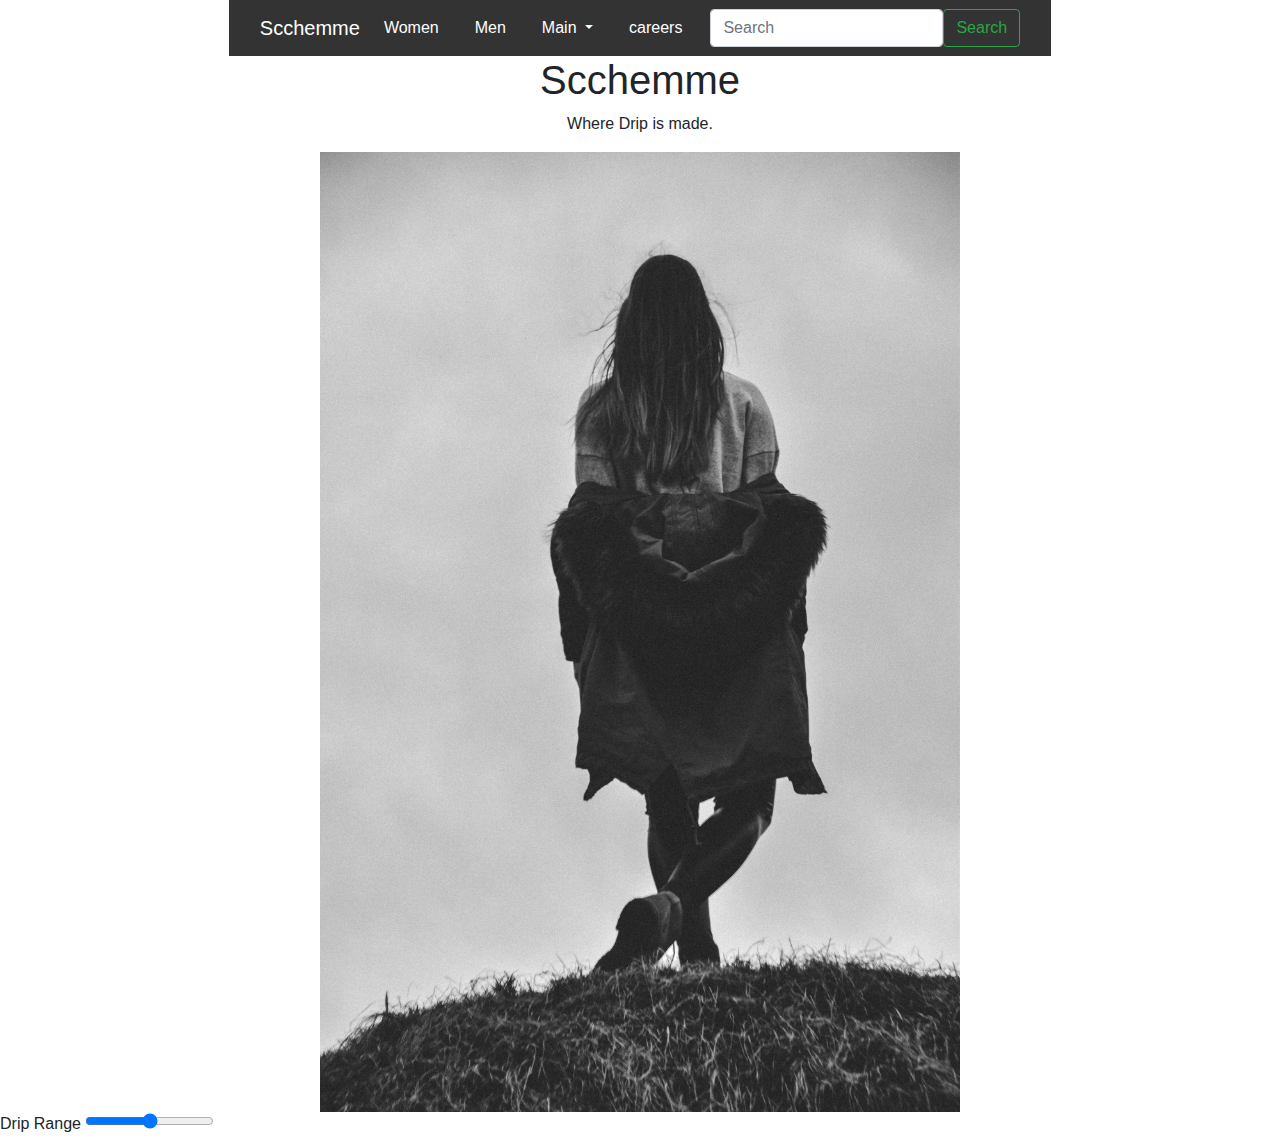
<file: index.html>
<!DOCTYPE html>
<html lang="en">
<head>
  <meta charset="UTF-8">
  <meta name="viewport" content="width=device-width, initial-scale=1.0">
  <link rel="stylesheet" href="./style.css">
  <link rel="stylesheet" href="https://stackpath.bootstrapcdn.com/bootstrap/4.3.1/css/bootstrap.min.css" integrity="sha384-ggOyR0iXCbMQv3Xipma34MD+dH/1fQ784/j6cY/iJTQUOhcWr7x9JvoRxT2MZw1T" crossorigin="anonymous">
  <title>Home Page</title>
</head>
<body>

  <!-- Navigation Bar -->
  <nav class="navbar navbar-expand-lg bg-body-tertiary">
    <div class="container-fluid">
      <a class="navbar-brand" href="#">Scchemme</a>
      <button class="navbar-toggler" type="button" data-bs-toggle="collapse" data-bs-target="#navbarSupportedContent" aria-controls="navbarSupportedContent" aria-expanded="false" aria-label="Toggle navigation">
        <span class="navbar-toggler-icon"></span>
      </button>
      <div class="collapse navbar-collapse" id="navbarSupportedContent">
        <ul class="navbar-nav me-auto mb-2 mb-lg-0">
          <li class="nav-item">
            <a class="nav-link active" aria-current="page" href="#">Women</a>
          </li>
          <li class="nav-item">
            <a class="nav-link" href="#">Men</a>
          </li>
          <li class="nav-item dropdown">
            <a class="nav-link dropdown-toggle" href="#" role="button" data-bs-toggle="dropdown" aria-expanded="false">
              Main
            </a>
            <ul class="dropdown-menu">
              <li><a class="dropdown-item" href="./index.html">Scchemme</a></li>
              <li><a class="dropdown-item" href="./about.html">About</a></li>
              <li><hr class="dropdown-divider"></li>
              <li><a class="dropdown-item" href="./contact.html">Newsletter</a></li>
            </ul>
          </li> 
          <li class="nav-item">
            <a class="nav-link disabled" aria-disabled="true">careers</a>
          </li>
        </ul>
        <form class="d-flex" role="search">
          <input class="form-control me-2" type="search" placeholder="Search" aria-label="Search">
          <button class="btn btn-outline-success" type="submit">Search</button>
        </form>
      </div>
    </div>
  </nav>

  <!-- Content -->
  <div class="main.container">
  <div class="content">
    <h1>Scchemme</h1>
    <p>Where Drip is made.</p>
    <img class=" image1" src="./images/dripphoto.jpg" alt="drip photo">
</div>
<label for="customRange2" class="form-label">Drip Range</label>
    <input type="range" class="form-range" min="0%" max="100%" id="customRange2">
   
   
</div>

  <script src="https://code.jquery.com/jquery-3.3.1.slim.min.js" integrity="sha384-q8i/X+965DzO0rT7abK41JStQIAqVgRVzpbzo5smXKp4YfRvH+8abtTE1Pi6jizo" crossorigin="anonymous"></script>
  <script src="https://cdnjs.cloudflare.com/ajax/libs/popper.js/1.14.7/umd/popper.min.js" integrity="sha384-UO2eT0CpHqdSJQ6hJty5KVphtPhzWj9WO1clHTMGa3JDZwrnQq4sF86dIHNDz0W1" crossorigin="anonymous"></script>
  <script src="https://stackpath.bootstrapcdn.com/bootstrap/4.3.1/js/bootstrap.min.js" integrity="sha384-JZR6Spejh4U02d8jOt6vLEHfe/JQGiRRSQQxSfFWpi1MquVdAyjUar5+76PVCmYl" crossorigin="anonymous"></script>
  <script src="https://cdn.jsdelivr.net/npm/@popperjs/core@2.10.2/dist/umd/popper.min.js"></script>
  <script src="https://cdn.jsdelivr.net/npm/bootstrap@5.3.0/dist/js/bootstrap.min.js"></script>
  

</body>
</html>
</file>
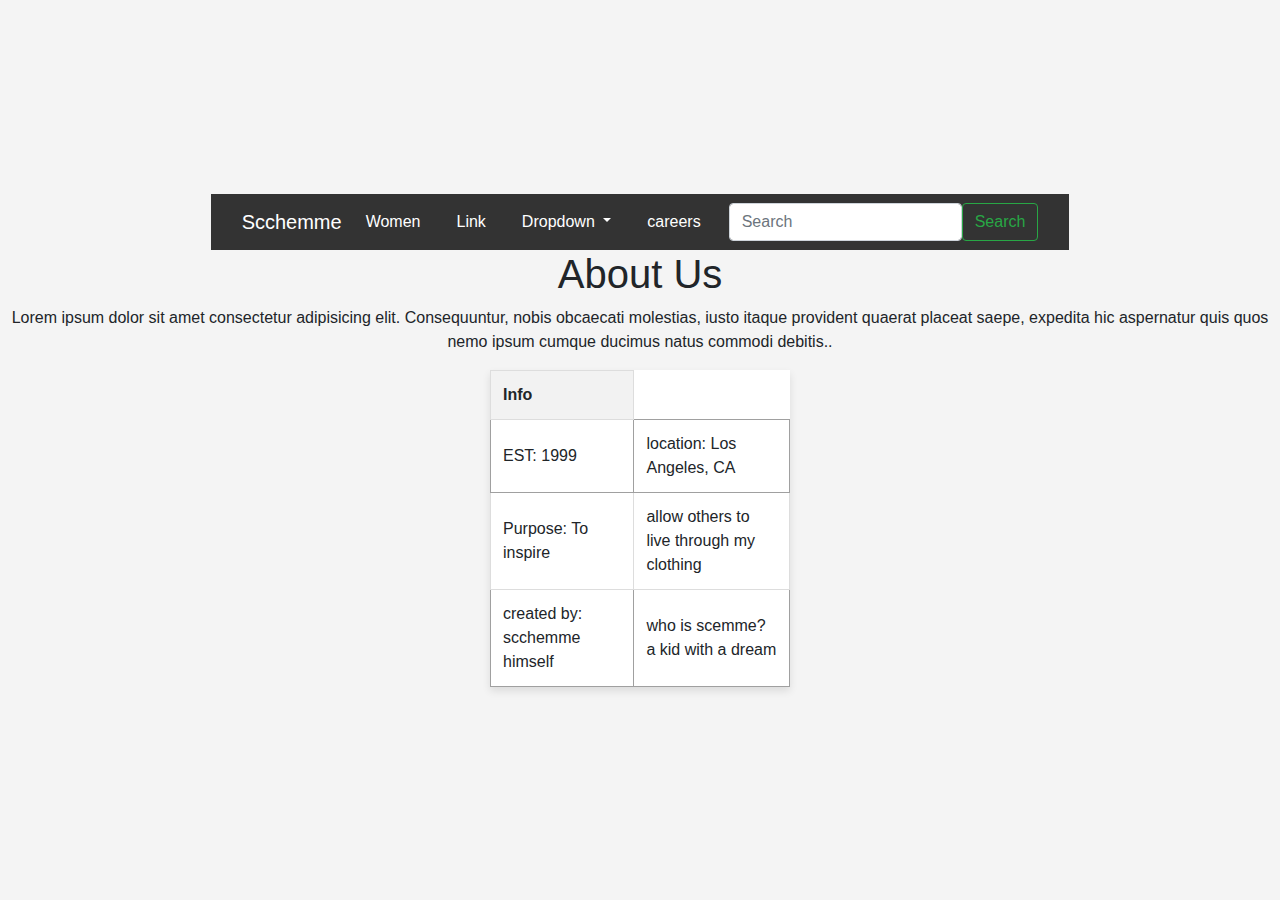
<file: about.html>
<!DOCTYPE html>
<html lang="en">
<head>
  <meta charset="UTF-8">
  <meta name="viewport" content="width=device-width, initial-scale=1.0">
  <link rel="stylesheet" href="./style.css">
  <link rel="stylesheet" href="https://stackpath.bootstrapcdn.com/bootstrap/4.3.1/css/bootstrap.min.css" integrity="sha384-ggOyR0iXCbMQv3Xipma34MD+dH/1fQ784/j6cY/iJTQUOhcWr7x9JvoRxT2MZw1T" crossorigin="anonymous">
  <title>About Page</title> 
  <style>
   /* style did not work in the cssstyle page */
    body {
        font-family: Arial, sans-serif;
        margin: 0;
        padding: 0;
        display: flex;
        align-items: center;
        justify-content: center;
        height: 100vh;
        background-color: #f4f4f4;
    }

    table {
        border-collapse: collapse;
        width: 300px;
        background-color: #fff;
        box-shadow: 0 4px 8px rgba(0, 0, 0, 0.1);
        margin-bottom: 20px;
    }

    th, td {
        padding: 12px;
        text-align: left;
        border: 1px solid #ddd; /* Default border color */
    }

    th {
        background-color: #f2f2f2;
    }

    /* Customize border colors for specific rows or cells */
    tr:nth-child(odd) td {
        border-color: #a0a0a0; /* Customize odd row borders */
    }

    tr:hover td {
        background-color: #e0e0e0; /* Highlight background on hover */
    }

    .custom-border {
        border-color: #ff5733; /* Customize specific cell border color */
    }
</style> 
</head>
<body> 
        <!--- navigation bar-->
        <nav class="navbar navbar-expand-lg bg-body-tertiary">
            <div class="container-fluid">
              <a class="navbar-brand" href="#">Scchemme</a>
              <button class="navbar-toggler" type="button" data-bs-toggle="collapse" data-bs-target="#navbarSupportedContent" aria-controls="navbarSupportedContent" aria-expanded="false" aria-label="Toggle navigation">
                <span class="navbar-toggler-icon"></span>
              </button>
              <div class="collapse navbar-collapse" id="navbarSupportedContent">
                <ul class="navbar-nav me-auto mb-2 mb-lg-0">
                  <li class="nav-item">
                    <a class="nav-link active" aria-current="page" href="#">Women</a>
                  </li>
                  <li class="nav-item">
                    <a class="nav-link" href="#">Link</a>
                  </li>
                  <li class="nav-item dropdown">
                    <a class="nav-link dropdown-toggle" href="#" role="button" data-bs-toggle="dropdown" aria-expanded="false">
                      Dropdown
                    </a>
                    <ul class="dropdown-menu">
                      <li><a class="dropdown-item" href="./index.html">Home</a></li>
                      <li><a class="dropdown-item" href="./about.html">About</a></li>
                      <li><hr class="dropdown-divider"></li>
                      <li><a class="dropdown-item" href="./contact.html">Newletter</a></li>
                    </ul>
                  </li>
                  <li class="nav-item">
                    <a class="nav-link disabled" aria-disabled="true">careers</a>
                  </li>
                </ul>
                <form class="d-flex" role="search">
                  <input class="form-control me-2" type="search" placeholder="Search" aria-label="Search">
                  <button class="btn btn-outline-success" type="submit">Search</button>
                </form>
              </div>
            </div>
          </nav>
    <!-- Content -->
  <div class="content">
    <h1>About Us</h1>
    <p>Lorem ipsum dolor sit amet consectetur adipisicing elit. Consequuntur, nobis obcaecati molestias, iusto itaque provident quaerat placeat saepe, expedita hic aspernatur quis quos nemo ipsum cumque ducimus natus commodi debitis..</p>
  </div>

  <!-- Table-->
  <table>
    <thead>
        <tr>
            <th>Info</th>

        </tr>
    </thead>
    <tbody>
        <tr>
            <td>EST: 1999</td>
            <td> location: Los Angeles, CA</td>
        </tr>
        <tr>
            <td>Purpose: To inspire</td>
            <td> allow others to live through my clothing</td>
        </tr>
        <tr>
            <td> created by: scchemme himself </td>
            <td>who is scemme? a kid with a dream</td>
        </tr>
    </tbody>
</table>

  <script src="https://code.jquery.com/jquery-3.3.1.slim.min.js" integrity="sha384-q8i/X+965DzO0rT7abK41JStQIAqVgRVzpbzo5smXKp4YfRvH+8abtTE1Pi6jizo" crossorigin="anonymous"></script>
    <script src="https://cdnjs.cloudflare.com/ajax/libs/popper.js/1.14.7/umd/popper.min.js" integrity="sha384-UO2eT0CpHqdSJQ6hJty5KVphtPhzWj9WO1clHTMGa3JDZwrnQq4sF86dIHNDz0W1" crossorigin="anonymous"></script>
    <script src="https://stackpath.bootstrapcdn.com/bootstrap/4.3.1/js/bootstrap.min.js" integrity="sha384-JZR6Spejh4U02d8jOt6vLEHfe/JQGiRRSQQxSfFWpi1MquVdAyjUar5+76PVCmYl" crossorigin="anonymous"></script>
    <script src="https://cdn.jsdelivr.net/npm/@popperjs/core@2.10.2/dist/umd/popper.min.js"></script>
    <script src="https://cdn.jsdelivr.net/npm/bootstrap@5.3.0/dist/js/bootstrap.min.js"></script>
    
</body>
</html>
</file>
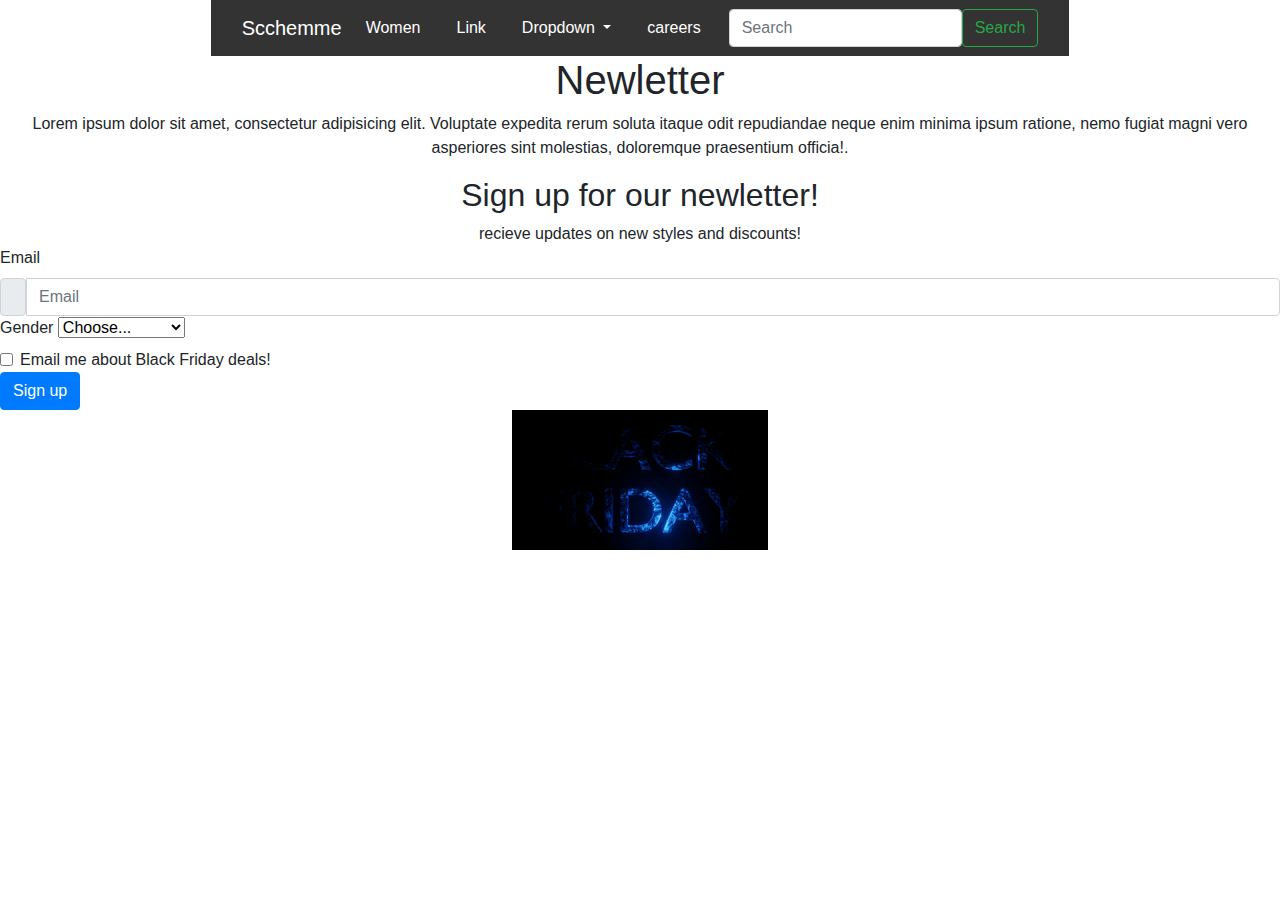
<file: contact.html>
<!DOCTYPE html>
<html lang="en">
<head>
  <meta charset="UTF-8">
  <meta name="viewport" content="width=device-width, initial-scale=1.0">
  <link rel="stylesheet" href="./style.css">
  <link rel="stylesheet" href="https://stackpath.bootstrapcdn.com/bootstrap/4.3.1/css/bootstrap.min.css" integrity="sha384-ggOyR0iXCbMQv3Xipma34MD+dH/1fQ784/j6cY/iJTQUOhcWr7x9JvoRxT2MZw1T" crossorigin="anonymous">
  <title>Contact Page</title>
</head>
<body>

  <!-- Navigation Bar -->
  <nav class="navbar navbar-expand-lg bg-body-tertiary">
    <div class="container-fluid">
      <a class="navbar-brand" href="#">Scchemme</a>
      <button class="navbar-toggler" type="button" data-bs-toggle="collapse" data-bs-target="#navbarSupportedContent" aria-controls="navbarSupportedContent" aria-expanded="false" aria-label="Toggle navigation">
        <span class="navbar-toggler-icon"></span>
      </button>
      <div class="collapse navbar-collapse" id="navbarSupportedContent">
        <ul class="navbar-nav me-auto mb-2 mb-lg-0">
          <li class="nav-item">
            <a class="nav-link active" aria-current="page" href="#">Women</a>
          </li>
          <li class="nav-item">
            <a class="nav-link" href="#">Link</a>
          </li>
          <li class="nav-item dropdown">
            <a class="nav-link dropdown-toggle" href="#" role="button" data-bs-toggle="dropdown" aria-expanded="false">
              Dropdown
            </a>
            <ul class="dropdown-menu">
              <li><a class="dropdown-item" href="./index.html">Home</a></li>
              <li><a class="dropdown-item" href="./about.html">About</a></li>
              <li><hr class="dropdown-divider"></li>
              <li><a class="dropdown-item" href="./contact.html">Newsletter</a></li>
            </ul>
          </li>
          <li class="nav-item">
            <a class="nav-link disabled" aria-disabled="true">careers</a>
          </li>
        </ul>
        <form class="d-flex" role="search">
          <input class="form-control me-2" type="search" placeholder="Search" aria-label="Search">
          <button class="btn btn-outline-success" type="submit">Search</button>
        </form>
      </div>
    </div>
  </nav>

  <!-- Content -->
  <div class=" contain.2">
  <div class="content">
    <h1>Newletter</h1>
    <p>Lorem ipsum dolor sit amet, consectetur adipisicing elit. Voluptate expedita rerum soluta itaque odit repudiandae neque enim minima ipsum ratione, nemo fugiat magni vero asperiores sint molestias, doloremque praesentium officia!.</p>
    <h2> Sign up for our newletter!</h2>
    <p2> recieve updates on new styles and discounts!</p2>
  </div>
  <!-- form for signup-->
  <form class="row row-cols-lg-auto g-3 align-items-center">
    <div class="col-12">
      <label class="visually-hidden" for="inlineFormInputGroupUsername">Email</label>
      <div class="input-group">
        <div class="input-group-text"></div>
        <input type="text" class="form-control" id="inlineFormInputGroupUsername" placeholder="Email">
      </div>
    </div>
  
    <div class="col-12">
      <label class="visually-hidden" for="inlineFormSelectPref">Gender</label>
      <select class="form-select" id="inlineFormSelectPref">
        <option selected>Choose...</option>
        <option value="1">Female</option>
        <option value="2">Male</option>
        <option value="3">Rather not say</option>
      </select>
    </div>
  
    <div class="col-12">
      <div class="form-check">
        <input class="form-check-input" type="checkbox" id="inlineFormCheck">
        <label class="form-check-label" for="inlineFormCheck">
          Email me about Black Friday deals!
        </label>
      </div>
    </div>
  
    <div class="col-12">
      <button type="sign up" class="btn btn-primary">Sign up</button>
    </div>
  </form>
</div>
<img  class="gif" src="./images/blackfridaygif.gif" alt="black friday gif">

  <script src="https://code.jquery.com/jquery-3.3.1.slim.min.js" integrity="sha384-q8i/X+965DzO0rT7abK41JStQIAqVgRVzpbzo5smXKp4YfRvH+8abtTE1Pi6jizo" crossorigin="anonymous"></script>
  <script src="https://cdnjs.cloudflare.com/ajax/libs/popper.js/1.14.7/umd/popper.min.js" integrity="sha384-UO2eT0CpHqdSJQ6hJty5KVphtPhzWj9WO1clHTMGa3JDZwrnQq4sF86dIHNDz0W1" crossorigin="anonymous"></script>
  <script src="https://stackpath.bootstrapcdn.com/bootstrap/4.3.1/js/bootstrap.min.js" integrity="sha384-JZR6Spejh4U02d8jOt6vLEHfe/JQGiRRSQQxSfFWpi1MquVdAyjUar5+76PVCmYl" crossorigin="anonymous"></script>
  <script src="https://cdn.jsdelivr.net/npm/@popperjs/core@2.10.2/dist/umd/popper.min.js"></script>
  <script src="https://cdn.jsdelivr.net/npm/bootstrap@5.3.0/dist/js/bootstrap.min.js"></script>
  
</body>
</html>
</file>
<file: style.css>
body {
    font-family: 'Arial', sans-serif;
    margin: 0;
    padding: 0;
    background-color: white;
    color: lightgrey;
    text-align: center;
    flex-direction: column;
    min-height: 100vh;
    display: flex;
    align-items: center;
    height: 100vh;

  }
  
  nav {
    background-color: grey;
    color: white;
    padding: 10px;
    text-align: center;
    display: flex;
    flex-direction: column; 
  }
  
  nav ul {
    list-style-type: none;
    margin: 0;
    padding: 0;
  }
  
  nav ul li {
    display: inline;
    margin-right: 20px; 
  } 
 
  .li{
    display: inline-block;
    margin-right: 10px;
    color: white; 
  }

  .navbar {
    background-color: #333; /* Change the background color as needed */
  }
  
  .navbar-brand {
    color: #fff; /* Navbar brand text color */
  }
  
  .navbar-toggler-icon {
    color: #fff; /* Navbar toggler icon color */
  }
  
  /* Nav Item Styles */
  .navbar-nav .nav-link {
    color: #fff; /* Nav link text color */
  }
  
  .navbar-nav .nav-link:hover,
  .navbar-nav .nav-link:focus {
    background-color: #555; /* Nav link background color on hover/focus */
  }
  
  /* Dropdown Styles */
  .navbar-nav .dropdown-toggle {
    color: #fff; /* Dropdown toggle text color */
  }
  
  .dropdown-menu {
    background-color: #333; /* Dropdown menu background color */
  }
  
  .dropdown-item {
    color: #fff; /* Dropdown item text color */
  }
  
  .dropdown-item:hover,
  .dropdown-item:focus {
    background-color: #555; /* Dropdown item background color on hover/focus */
  }
  
  /* Form Styles */
  .form-control {
    background-color: #555; /* Form input background color */
    color: #fff; /* Form input text color */
  }
  
  .btn-outline-success {
    color: #28a745; /* Button text color */
    border-color: #28a745; /* Button border color */
  }
  
  .btn-outline-success:hover,
  .btn-outline-success:focus {
    color: #fff; /* Button text color on hover/focus */
    background-color: #28a745; /* Button background color on hover/focus */
  }

  .main.container{
    max-width: 800px;
    margin: 0 auto;
  }
.h1, .p{
    margin: auto;
    text-align: center;;
}
.image1{
    width: 50%;
    height: 50%;

}
.content{
    text-align: center;
}
.gif{
    max-width: 100%;
    height: auto;
}
</file>
